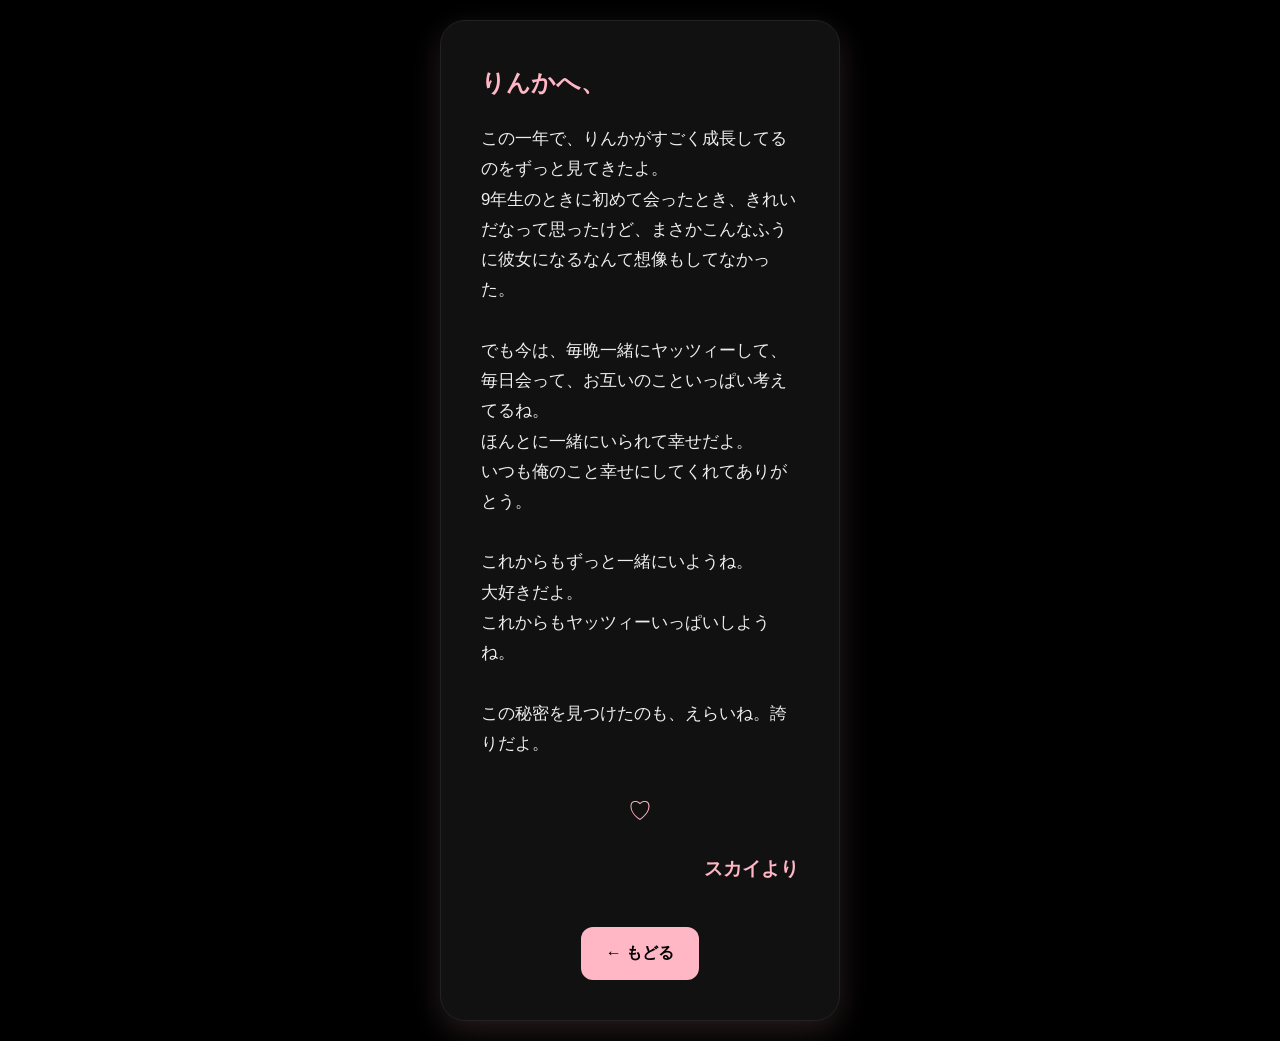
<file: angele/index.html>
<!DOCTYPE html>
<html lang="ja">
<head>
    <meta charset="UTF-8">
    <meta name="viewport" content="width=device-width, initial-scale=1.0, maximum-scale=1.0, user-scalable=no">
    <title>えらいね</title>
    
    <style>
        * {
            box-sizing: border-box;
            margin: 0;
            padding: 0;
        }

        body {
            background-color: #000;
            color: #fff;
            font-family: 'Helvetica Neue', Arial, 'Hiragino Kaku Gothic ProN', 'Hiragino Sans', Meiryo, sans-serif;
            display: flex;
            justify-content: center;
            align-items: center;
            min-height: 100vh;
            padding: 20px;
        }

        #game-container {
            width: 100%;
            max-width: 400px;
            background: #111;
            padding: 30px;
            border-radius: 25px;
            box-shadow: 0 10px 30px rgba(255, 183, 197, 0.15);
            text-align: center;
            border: 1px solid #222;
        }

        .menu-grid {
            display: flex;
            flex-direction: column;
            gap: 20px;
            align-items: center;
        }

        .menu-card {
            background: #1a1a1a;
            border: 2px solid #333;
            border-radius: 15px;
            padding: 20px;
            width: 100%;
            cursor: pointer;
            transition: transform 0.2s, border-color 0.2s;
            text-align: center;
        }

        .menu-card:not(.locked):hover {
            transform: scale(1.02);
            border-color: #ffb7c5;
        }

        .menu-card.locked {
            opacity: 0.5;
            cursor: default;
            border-style: dashed;
        }

        .menu-card .icon {
            font-size: 2.5em;
            margin-bottom: 10px;
        }

        .menu-card h3 {
            margin: 0;
            color: #ffb7c5;
            font-size: 1.2rem;
        }

        .menu-card p {
            margin: 5px 0 0;
            font-size: 0.8em;
            color: #888;
        }

        #start-screen h2 {
            font-size: 1.5rem;
            margin-bottom: 25px;
        }

        #start-screen p {
            font-size: 0.9rem;
            color: #888;
            margin-bottom: 8px;
        }

        input[type="text"] {
            width: 100%;
            padding: 12px;
            margin-bottom: 15px;
            border-radius: 12px;
            border: 1px solid #333;
            background: #1a1a1a;
            color: #fff;
            font-size: 16px;
            text-align: center;
            outline: none;
        }

        input[type="text"]:focus {
            border-color: #ffb7c5;
        }

        .main-btn {
            background-color: #ffb7c5;
            color: #000;
            border: none;
            padding: 12px 25px;
            font-size: 1rem;
            font-weight: bold;
            border-radius: 12px;
            cursor: pointer;
            transition: all 0.2s ease;
        }

        .main-btn:hover {
            background-color: #ffc8d2;
            transform: translateY(-2px);
        }

        .main-btn:active {
            transform: translateY(0);
        }

        #leaderboard-area {
            margin-top: 40px;
            text-align: left;
            padding-top: 20px;
            border-top: 1px solid #222;
        }

        #leaderboard-area h3 {
            font-size: 1rem;
            color: #ffb7c5;
            margin-bottom: 15px;
            text-align: center;
        }

        #high-scores {
            list-style: none;
            font-size: 0.9rem;
            color: #ccc;
            line-height: 1.8;
            padding-left: 0;
        }

        #dice-area {
            display: flex;
            justify-content: space-between;
            margin: 20px 0;
        }

        .dice {
            width: 50px;
            height: 50px;
            background: #222;
            border: 1px solid #444;
            border-radius: 8px;
            display: flex;
            justify-content: center;
            align-items: center;
            font-size: 1.5rem;
            cursor: pointer;
        }

        .dice.held {
            border-color: #ffb7c5;
            color: #ffb7c5;
            background: #2a1b1d;
        }

        table {
            width: 100%;
            margin-top: 20px;
            border-collapse: collapse;
        }

        td, th {
            padding: 8px;
            border-bottom: 1px solid #222;
            font-size: 0.85rem;
        }

        #celeb-overlay {
            display: none;
            position: fixed;
            top: 0; left: 0; width: 100%; height: 100%;
            background: rgba(0,0,0,0.9);
            z-index: 9999;
            justify-content: center;
            align-items: center;
            flex-direction: column;
        }

        #letter-container {
            text-align: left;
            line-height: 1.8;
            animation: fadeIn 2s ease-in-out;
            padding: 10px;
        }

        .message-body {
            font-size: 1.05rem;
            color: #eee;
            margin-bottom: 30px;
            white-space: pre-wrap;
        }

        .signature {
            text-align: right;
            color: #ffb7c5;
            font-weight: bold;
            font-size: 1.2rem;
            margin-top: 20px;
        }

        .heart-divider {
            color: #ffb7c5;
            font-size: 1.5rem;
            margin: 20px 0;
            text-align: center;
        }

        @keyframes fadeIn {
            from { opacity: 0; transform: translateY(15px); }
            to { opacity: 1; transform: translateY(0); }
        }

        .back-btn-container {
            margin-top: 40px;
            text-align: center;
        }
    </style>
</head>
<body>
    <div id="game-container">
        <div id="letter-container">
            <h2 style="color: #ffb7c5; margin-bottom: 20px;">りんかへ、</h2>
            
            <div class="message-body">この一年で、りんかがすごく成長してるのをずっと見てきたよ。
9年生のときに初めて会ったとき、きれいだなって思ったけど、まさかこんなふうに彼女になるなんて想像もしてなかった。

でも今は、毎晩一緒にヤッツィーして、毎日会って、お互いのこといっぱい考えてるね。
ほんとに一緒にいられて幸せだよ。
いつも俺のこと幸せにしてくれてありがとう。

これからもずっと一緒にいようね。
大好きだよ。
これからもヤッツィーいっぱいしようね。

この秘密を見つけたのも、えらいね。誇りだよ。</div>

            <div class="heart-divider"> ♡ </div>
            
            <div class="signature">スカイより</div>

            <div class="back-btn-container">
                <a href="../" class="main-btn" style="text-decoration: none; display: inline-block;">← もどる</a>
            </div>
        </div>
    </div>
</body>
</html>
</file>
